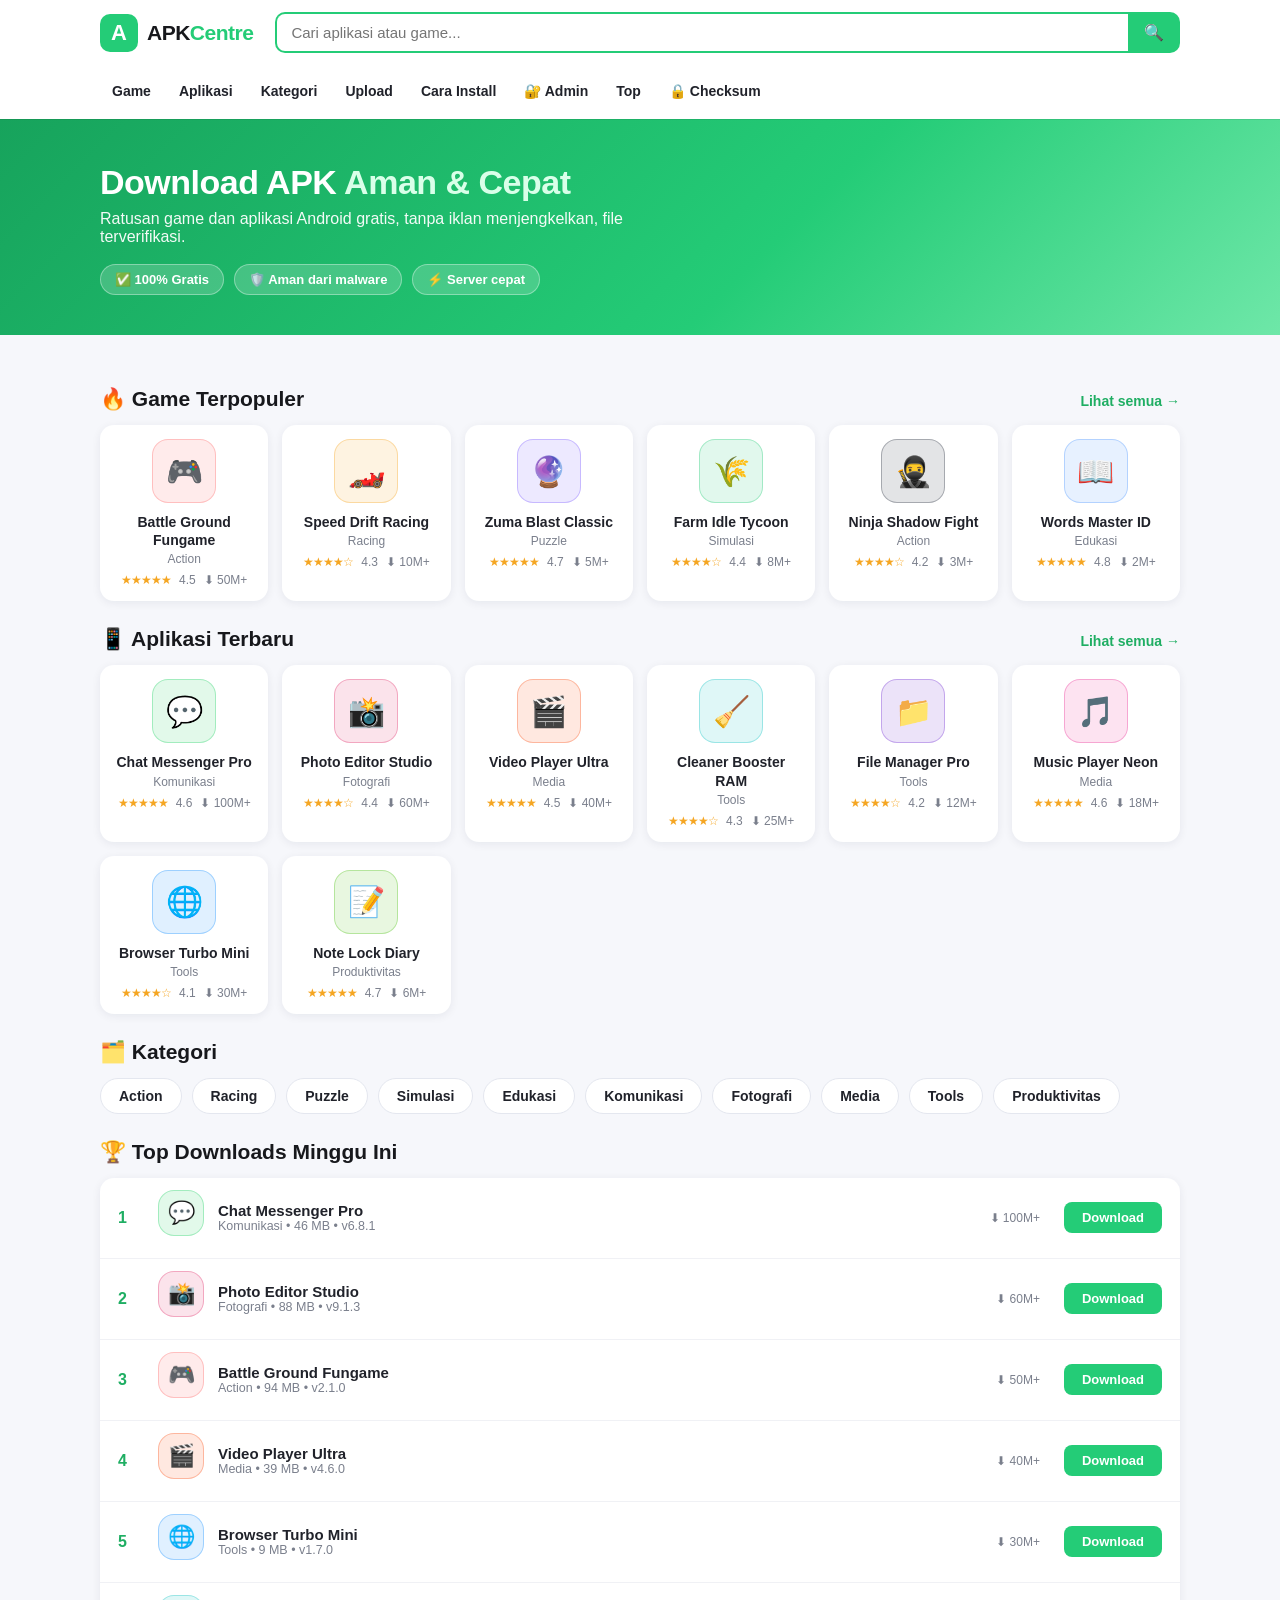
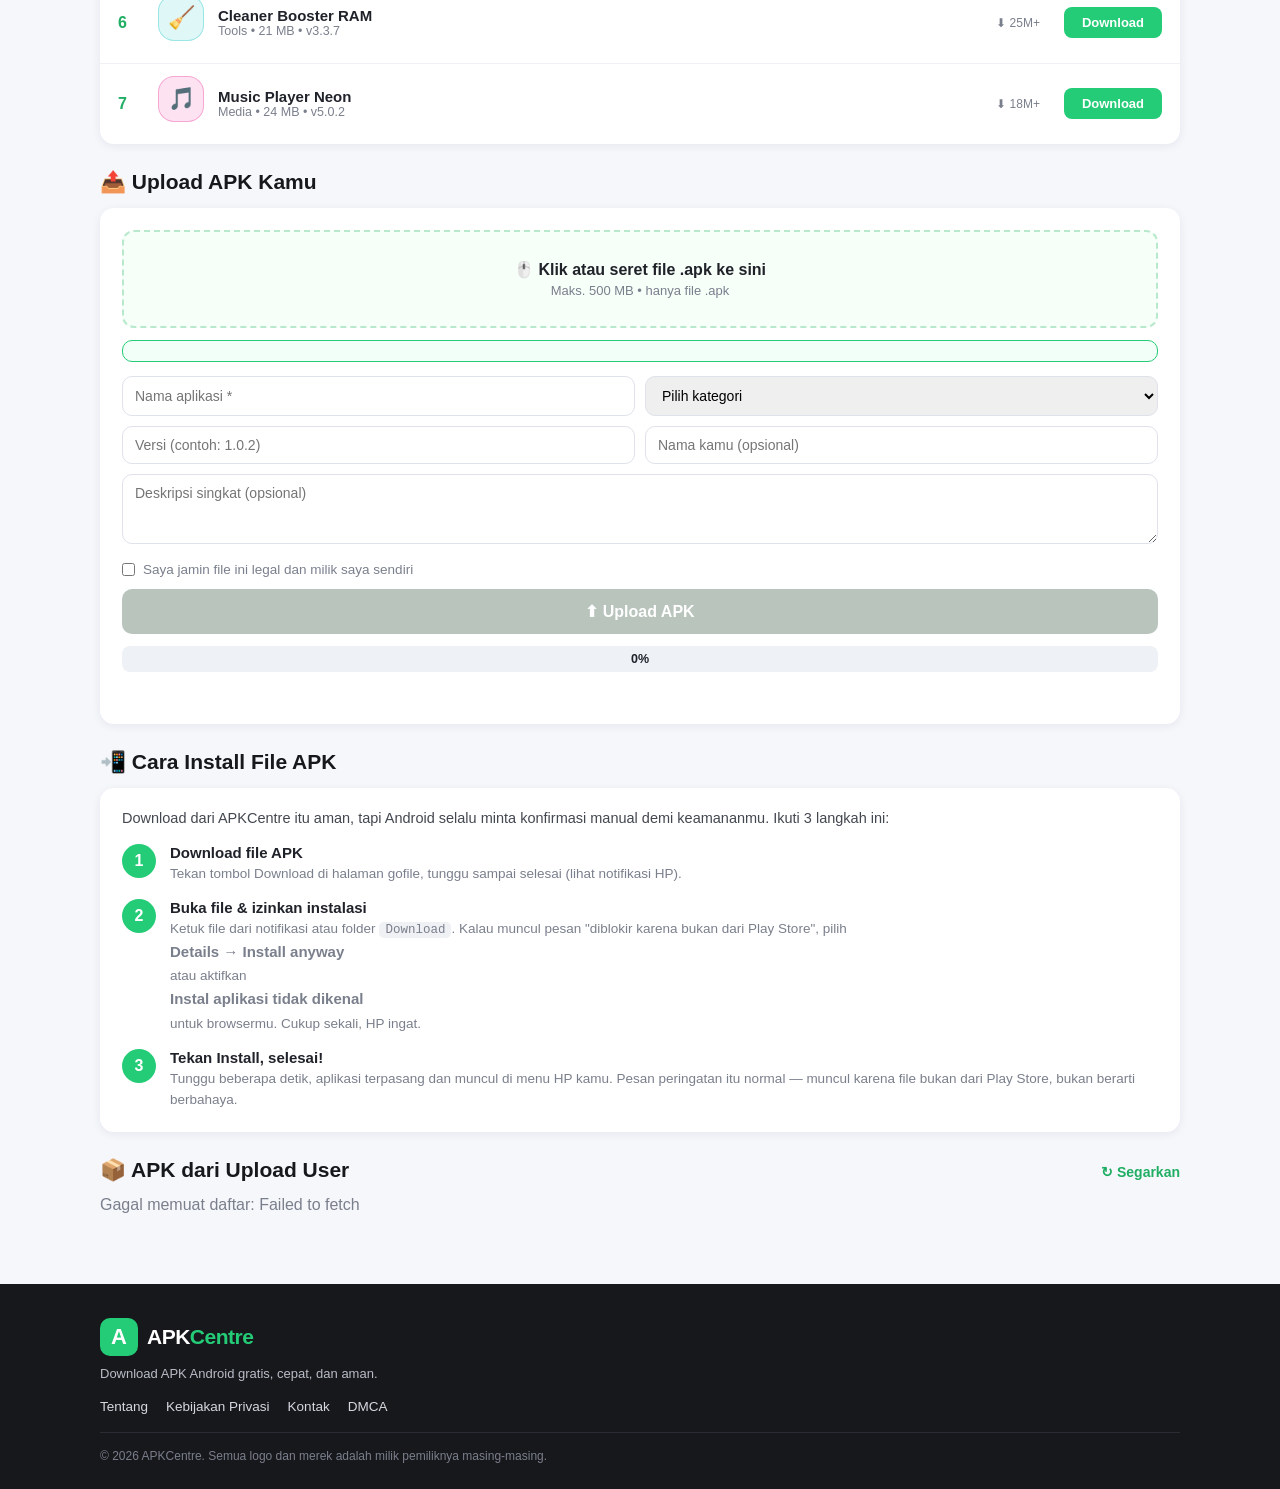
<file: index.html>
<!DOCTYPE html>
<html lang="id">
<head>
<meta charset="UTF-8">
<meta name="viewport" content="width=device-width, initial-scale=1.0">
<title>APKCentre - Download APK Aman & Cepat</title>
<meta name="description" content="APKCentre: pusat download APK game dan aplikasi Android gratis, cepat, dan aman.">
<link rel="stylesheet" href="style.css">
<link rel="icon" href="data:image/svg+xml,<svg xmlns='http://www.w3.org/2000/svg' viewBox='0 0 100 100'><rect width='100' height='100' rx='22' fill='%2324cc77'/><text x='50' y='68' font-size='52' text-anchor='middle' fill='white' font-family='Arial' font-weight='bold'>A</text></svg>">
</head>
<body>
<header class="site-header">
  <div class="header-inner">
    <a class="logo" href="#">
      <span class="logo-mark">A</span>
      <span class="logo-text">APK<em>Centre</em></span>
    </a>
    <div class="search-box">
      <input type="text" id="search-input" placeholder="Cari aplikasi atau game..." autocomplete="off">
      <button id="search-btn" aria-label="Cari">🔍</button>
    </div>
    <nav class="main-nav">
      <a href="#games" class="nav-link">Game</a>
      <a href="#apps" class="nav-link">Aplikasi</a>
      <a href="#categories" class="nav-link">Kategori</a>
      <a href="#upload" class="nav-link">Upload</a>
      <a href="#cara-install" class="nav-link">Cara Install</a>
      <a href="#" class="nav-link" onclick="bukaAdmin();return false;">🔐 Admin</a>
      <a href="#top" class="nav-link">Top</a>
      <a href="checksum.html" class="nav-link">🔒 Checksum</a>
    </nav>
  </div>
</header>

<section class="hero">
  <div class="hero-inner">
    <h1>Download APK <span class="accent">Aman &amp; Cepat</span></h1>
    <p>Ratusan game dan aplikasi Android gratis, tanpa iklan menjengkelkan, file terverifikasi.</p>
    <div class="hero-badges">
      <span class="badge">✅ 100% Gratis</span>
      <span class="badge">🛡️ Aman dari malware</span>
      <span class="badge">⚡ Server cepat</span>
    </div>
  </div>
</section>

<main class="container">
  <section id="games">
    <div class="section-head">
      <h2>🔥 Game Terpopuler</h2>
      <a class="see-all" href="#">Lihat semua →</a>
    </div>
    <div class="app-grid" id="grid-games"></div>
  </section>

  <section id="apps">
    <div class="section-head">
      <h2>📱 Aplikasi Terbaru</h2>
      <a class="see-all" href="#">Lihat semua →</a>
    </div>
    <div class="app-grid" id="grid-apps"></div>
  </section>

  <section id="categories">
    <div class="section-head">
      <h2>🗂️ Kategori</h2>
    </div>
    <div class="cat-chips" id="cat-chips"></div>
  </section>

  <section id="top">
    <div class="section-head">
      <h2>🏆 Top Downloads Minggu Ini</h2>
    </div>
    <div class="top-list" id="top-list"></div>
  </section>

  <section id="upload">
    <div class="section-head">
      <h2>📤 Upload APK Kamu</h2>
    </div>
    <div class="upload-card">
      <div class="dropzone" id="dropzone">
        <input type="file" id="apk-file" accept=".apk,application/vnd.android.package-archive" hidden>
        <p class="dz-title">🖱️ Klik atau seret file .apk ke sini</p>
        <p class="dz-hint">Maks. 500 MB • hanya file .apk</p>
      </div>
      <div class="file-info hidden" id="file-info"></div>
      <div class="form-grid">
        <input type="text" id="up-nama" placeholder="Nama aplikasi *">
        <select id="up-kategori"></select>
        <input type="text" id="up-versi" placeholder="Versi (contoh: 1.0.2)">
        <input type="text" id="up-uploader" placeholder="Nama kamu (opsional)">
      </div>
      <textarea id="up-desc" rows="3" placeholder="Deskripsi singkat (opsional)"></textarea>
      <label class="tos"><input type="checkbox" id="up-tos"> Saya jamin file ini legal dan milik saya sendiri</label>
      <button type="button" class="upload-btn" id="btn-upload" disabled>⬆ Upload APK</button>
      <div class="progress hidden" id="progress">
        <div class="progress-bar" id="progress-bar"></div>
        <span id="progress-text">0%</span>
      </div>
      <div class="upload-status" id="upload-status"></div>
    </div>
  </section>

  <section id="cara-install">
    <div class="section-head">
      <h2>📲 Cara Install File APK</h2>
    </div>
    <div class="install-card">
      <p class="ins-intro">Download dari APKCentre itu aman, tapi Android selalu minta konfirmasi manual demi keamananmu. Ikuti 3 langkah ini:</p>
      <div class="ins-steps">
        <div class="ins-step">
          <div class="ins-num">1</div>
          <div class="ins-body">
            <b>Download file APK</b>
            <p>Tekan tombol Download di halaman gofile, tunggu sampai selesai (lihat notifikasi HP).</p>
          </div>
        </div>
        <div class="ins-step">
          <div class="ins-num">2</div>
          <div class="ins-body">
            <b>Buka file &amp; izinkan instalasi</b>
            <p>Ketuk file dari notifikasi atau folder <span class="mono">Download</span>. Kalau muncul pesan "diblokir karena bukan dari Play Store", pilih <b>Details → Install anyway</b> atau aktifkan <b>Instal aplikasi tidak dikenal</b> untuk browsermu. Cukup sekali, HP ingat.</p>
          </div>
        </div>
        <div class="ins-step">
          <div class="ins-num">3</div>
          <div class="ins-body">
            <b>Tekan Install, selesai!</b>
            <p>Tunggu beberapa detik, aplikasi terpasang dan muncul di menu HP kamu. Pesan peringatan itu normal — muncul karena file bukan dari Play Store, bukan berarti berbahaya.</p>
          </div>
        </div>
      </div>
    </div>
  </section>

  <section id="user-apks">
    <div class="section-head">
      <h2>📦 APK dari Upload User</h2>
      <a class="see-all" href="#" onclick="loadUpl();return false;">↻ Segarkan</a>
    </div>
    <div class="app-grid" id="grid-uploads"></div>
  </section>
</main>

<footer class="site-footer">
  <div class="footer-inner">
    <div>
      <div class="logo footer-logo"><span class="logo-mark">A</span><span class="logo-text">APK<em>Centre</em></span></div>
      <p class="footer-tag">Download APK Android gratis, cepat, dan aman.</p>
    </div>
    <div class="footer-links">
      <a href="#">Tentang</a><a href="#">Kebijakan Privasi</a><a href="#">Kontak</a><a href="#">DMCA</a>
    </div>
    <p class="copyright">© 2026 APKCentre. Semua logo dan merek adalah milik pemiliknya masing-masing.</p>
  </div>
</footer>

<div class="modal-overlay" id="admin-modal">
  <div class="modal-card" id="admin-card"></div>
</div>

<div class="modal-overlay" id="modal">
  <div class="modal-card" id="modal-card"></div>
</div>

<script src="app.js"></script>
</body>
</html>
</file>
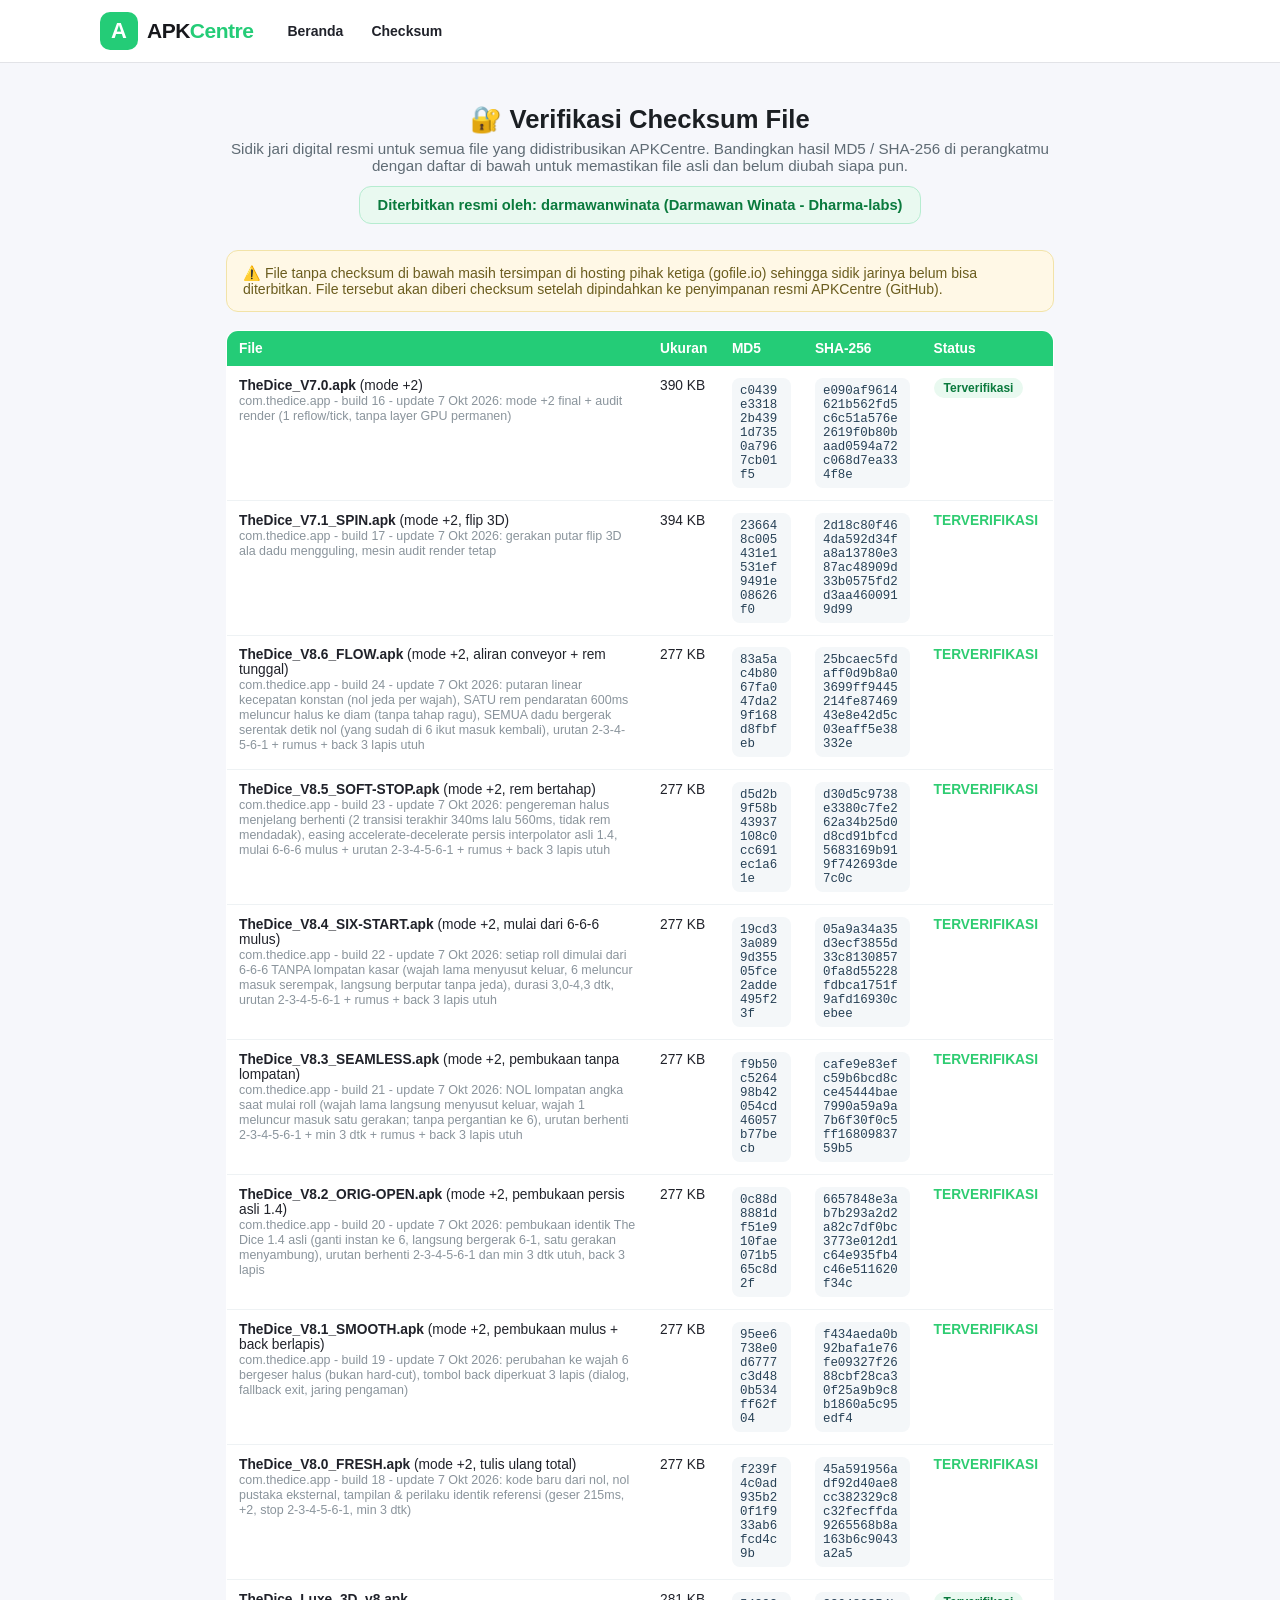
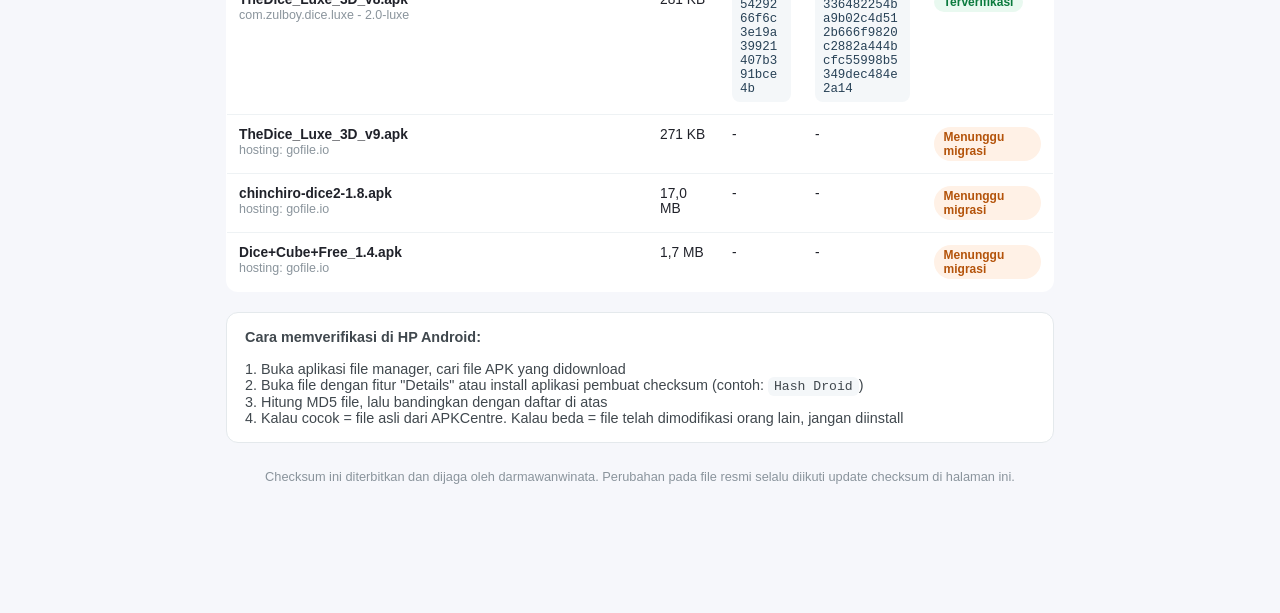
<file: checksum.html>
<!DOCTYPE html>
<html lang="id">
<head>
<meta charset="UTF-8">
<meta name="viewport" content="width=device-width, initial-scale=1.0">
<title>Verifikasi Checksum - APKCentre</title>
<link rel="stylesheet" href="style.css">
<style>
  .cs-page{max-width:860px;margin:0 auto;padding:24px 16px 60px}
  .cs-head{text-align:center;margin:18px 0 26px}
  .cs-head h1{font-size:1.6rem;color:#1b1f23;margin-bottom:6px}
  .cs-head .cs-sub{color:#5f6b74;font-size:.95rem}
  .cs-issuer{display:inline-block;margin-top:12px;padding:10px 18px;background:#e9f9f0;border:1px solid #b6ecd0;border-radius:12px;color:#0a7a3d;font-weight:600;font-size:.92rem}
  .cs-note{background:#fff8e6;border:1px solid #f2e3a8;border-radius:12px;padding:14px 16px;font-size:.88rem;color:#6b5d1f;margin:18px 0}
  .cs-table{width:100%;border-collapse:collapse;background:#fff;border:1px solid #e4e9ec;border-radius:12px;overflow:hidden;font-size:.86rem}
  .cs-table th{background:#24cc77;color:#fff;text-align:left;padding:10px 12px;font-weight:600}
  .cs-table td{padding:12px;border-bottom:1px solid #eef2f4;vertical-align:top}
  .cs-table tr:last-child td{border-bottom:none}
  .cs-hash{font-family:monospace;font-size:.78rem;word-break:break-all;color:#274156;background:#f4f7f9;padding:6px 8px;border-radius:8px;display:inline-block}
  .cs-badge-ok{display:inline-block;background:#e9f9f0;color:#0a7a3d;border-radius:20px;padding:3px 10px;font-size:.75rem;font-weight:600}
  .cs-badge-wait{display:inline-block;background:#fff1e6;color:#b4530a;border-radius:20px;padding:3px 10px;font-size:.75rem;font-weight:600}
  .cs-foot{margin-top:26px;text-align:center;color:#8a949c;font-size:.8rem}
  .cs-how{background:#fff;border:1px solid #e4e9ec;border-radius:12px;padding:16px 18px;margin:20px 0;font-size:.9rem;color:#40484e}
  .cs-how code{background:#f4f7f9;border-radius:6px;padding:2px 6px;font-size:.82rem}
</style>
</head>
<body>
<header class="site-header">
  <div class="header-inner">
    <a class="logo" href="index.html"><span class="logo-mark">A</span><span class="logo-text">APK<em>Centre</em></span></a>
    <nav class="main-nav">
      <a href="index.html" class="nav-link">Beranda</a>
      <a href="#daftar" class="nav-link">Checksum</a>
    </nav>
  </div>
</header>

<div class="cs-page" id="daftar">
  <div class="cs-head">
    <h1>🔐 Verifikasi Checksum File</h1>
    <p class="cs-sub">Sidik jari digital resmi untuk semua file yang didistribusikan APKCentre. Bandingkan hasil MD5 / SHA-256 di perangkatmu dengan daftar di bawah untuk memastikan file asli dan belum diubah siapa pun.</p>
    <div class="cs-issuer">Diterbitkan resmi oleh: darmawanwinata (Darmawan Winata - Dharma-labs)</div>
  </div>

  <div class="cs-note">
    ⚠️ File tanpa checksum di bawah masih tersimpan di hosting pihak ketiga (gofile.io) sehingga sidik jarinya belum bisa diterbitkan. File tersebut akan diberi checksum setelah dipindahkan ke penyimpanan resmi APKCentre (GitHub).
  </div>

  <table class="cs-table">
    <tr><th>File</th><th>Ukuran</th><th>MD5</th><th>SHA-256</th><th>Status</th></tr>
    <tr>
      <td><b>TheDice_V7.0.apk</b> (mode +2)<br><span style="color:#8a949c;font-size:.78rem">com.thedice.app - build 16 - update 7 Okt 2026: mode +2 final + audit render (1 reflow/tick, tanpa layer GPU permanen)</span></td>
      <td>390 KB</td>
      <td><span class="cs-hash">c0439e33182b4391d7350a7967cb01f5</span></td>
      <td><span class="cs-hash">e090af9614621b562fd5c6c51a576e2619f0b80baad0594a72c068d7ea334f8e</span></td>
      <td><span class="cs-badge-ok">Terverifikasi</span></td>
    </tr>
    <tr>
    <tr>
      <td><b>TheDice_V7.1_SPIN.apk</b> (mode +2, flip 3D)<br><span style="color:#8a949c;font-size:.78rem">com.thedice.app - build 17 - update 7 Okt 2026: gerakan putar flip 3D ala dadu mengguling, mesin audit render tetap</span></td>
      <td>394 KB</td>
      <td><span class="cs-hash">236648c005431e1531ef9491e08626f0</span></td>
      <td><span class="cs-hash">2d18c80f464da592d34fa8a13780e387ac48909d33b0575fd2d3aa4600919d99</span></td>
      <td><b style="color:#2ecc71">TERVERIFIKASI</b></td>
    </tr>
    <tr>
    <tr>
    <tr>
    <tr>
    <tr>
    <tr>
    <tr>
    <tr>
      <td><b>TheDice_V8.6_FLOW.apk</b> (mode +2, aliran conveyor + rem tunggal)<br><span style="color:#8a949c;font-size:.78rem">com.thedice.app - build 24 - update 7 Okt 2026: putaran linear kecepatan konstan (nol jeda per wajah), SATU rem pendaratan 600ms meluncur halus ke diam (tanpa tahap ragu), SEMUA dadu bergerak serentak detik nol (yang sudah di 6 ikut masuk kembali), urutan 2-3-4-5-6-1 + rumus + back 3 lapis utuh</span></td>
      <td>277 KB</td>
      <td><span class="cs-hash">83a5ac4b8067fa047da29f168d8fbfeb</span></td>
      <td><span class="cs-hash">25bcaec5fdaff0d9b8a03699ff9445214fe8746943e8e42d5c03eaff5e38332e</span></td>
      <td><b style="color:#2ecc71">TERVERIFIKASI</b></td>
    </tr>
    <tr>
      <td><b>TheDice_V8.5_SOFT-STOP.apk</b> (mode +2, rem bertahap)<br><span style="color:#8a949c;font-size:.78rem">com.thedice.app - build 23 - update 7 Okt 2026: pengereman halus menjelang berhenti (2 transisi terakhir 340ms lalu 560ms, tidak rem mendadak), easing accelerate-decelerate persis interpolator asli 1.4, mulai 6-6-6 mulus + urutan 2-3-4-5-6-1 + rumus + back 3 lapis utuh</span></td>
      <td>277 KB</td>
      <td><span class="cs-hash">d5d2b9f58b43937108c0cc691ec1a61e</span></td>
      <td><span class="cs-hash">d30d5c9738e3380c7fe262a34b25d0d8cd91bfcd5683169b919f742693de7c0c</span></td>
      <td><b style="color:#2ecc71">TERVERIFIKASI</b></td>
    </tr>
    <tr>
      <td><b>TheDice_V8.4_SIX-START.apk</b> (mode +2, mulai dari 6-6-6 mulus)<br><span style="color:#8a949c;font-size:.78rem">com.thedice.app - build 22 - update 7 Okt 2026: setiap roll dimulai dari 6-6-6 TANPA lompatan kasar (wajah lama menyusut keluar, 6 meluncur masuk serempak, langsung berputar tanpa jeda), durasi 3,0-4,3 dtk, urutan 2-3-4-5-6-1 + rumus + back 3 lapis utuh</span></td>
      <td>277 KB</td>
      <td><span class="cs-hash">19cd33a0899d35505fce2adde495f23f</span></td>
      <td><span class="cs-hash">05a9a34a35d3ecf3855d33c81308570fa8d55228fdbca1751f9afd16930cebee</span></td>
      <td><b style="color:#2ecc71">TERVERIFIKASI</b></td>
    </tr>
    <tr>
      <td><b>TheDice_V8.3_SEAMLESS.apk</b> (mode +2, pembukaan tanpa lompatan)<br><span style="color:#8a949c;font-size:.78rem">com.thedice.app - build 21 - update 7 Okt 2026: NOL lompatan angka saat mulai roll (wajah lama langsung menyusut keluar, wajah 1 meluncur masuk satu gerakan; tanpa pergantian ke 6), urutan berhenti 2-3-4-5-6-1 + min 3 dtk + rumus + back 3 lapis utuh</span></td>
      <td>277 KB</td>
      <td><span class="cs-hash">f9b50c526498b42054cd46057b77becb</span></td>
      <td><span class="cs-hash">cafe9e83efc59b6bcd8cce45444bae7990a59a9a7b6f30f0c5ff1680983759b5</span></td>
      <td><b style="color:#2ecc71">TERVERIFIKASI</b></td>
    </tr>
    <tr>
      <td><b>TheDice_V8.2_ORIG-OPEN.apk</b> (mode +2, pembukaan persis asli 1.4)<br><span style="color:#8a949c;font-size:.78rem">com.thedice.app - build 20 - update 7 Okt 2026: pembukaan identik The Dice 1.4 asli (ganti instan ke 6, langsung bergerak 6-1, satu gerakan menyambung), urutan berhenti 2-3-4-5-6-1 dan min 3 dtk utuh, back 3 lapis</span></td>
      <td>277 KB</td>
      <td><span class="cs-hash">0c88d8881df51e910fae071b565c8d2f</span></td>
      <td><span class="cs-hash">6657848e3ab7b293a2d2a82c7df0bc3773e012d1c64e935fb4c46e511620f34c</span></td>
      <td><b style="color:#2ecc71">TERVERIFIKASI</b></td>
    </tr>
    <tr>
      <td><b>TheDice_V8.1_SMOOTH.apk</b> (mode +2, pembukaan mulus + back berlapis)<br><span style="color:#8a949c;font-size:.78rem">com.thedice.app - build 19 - update 7 Okt 2026: perubahan ke wajah 6 bergeser halus (bukan hard-cut), tombol back diperkuat 3 lapis (dialog, fallback exit, jaring pengaman)</span></td>
      <td>277 KB</td>
      <td><span class="cs-hash">95ee6738e0d6777c3d480b534ff62f04</span></td>
      <td><span class="cs-hash">f434aeda0b92bafa1e76fe09327f2688cbf28ca30f25a9b9c8b1860a5c95edf4</span></td>
      <td><b style="color:#2ecc71">TERVERIFIKASI</b></td>
    </tr>
    <tr>
      <td><b>TheDice_V8.0_FRESH.apk</b> (mode +2, tulis ulang total)<br><span style="color:#8a949c;font-size:.78rem">com.thedice.app - build 18 - update 7 Okt 2026: kode baru dari nol, nol pustaka eksternal, tampilan & perilaku identik referensi (geser 215ms, +2, stop 2-3-4-5-6-1, min 3 dtk)</span></td>
      <td>277 KB</td>
      <td><span class="cs-hash">f239f4c0ad935b20f1f933ab6fcd4c9b</span></td>
      <td><span class="cs-hash">45a591956adf92d40ae8cc382329c8c32fecffda9265568b8a163b6c9043a2a5</span></td>
      <td><b style="color:#2ecc71">TERVERIFIKASI</b></td>
    </tr>
    <tr>
      <td><b>TheDice_Luxe_3D_v8.apk</b><br><span style="color:#8a949c;font-size:.78rem">com.zulboy.dice.luxe - 2.0-luxe</span></td>
      <td>281 KB</td>
      <td><span class="cs-hash">5429266f6c3e19a39921407b391bce4b</span></td>
      <td><span class="cs-hash">336482254ba9b02c4d512b666f9820c2882a444bcfc55998b5349dec484e2a14</span></td>
      <td><span class="cs-badge-ok">Terverifikasi</span></td>
    </tr>
    <tr>
      <td><b>TheDice_Luxe_3D_v9.apk</b><br><span style="color:#8a949c;font-size:.78rem">hosting: gofile.io</span></td>
      <td>271 KB</td>
      <td>-</td>
      <td>-</td>
      <td><span class="cs-badge-wait">Menunggu migrasi</span></td>
    </tr>
    <tr>
      <td><b>chinchiro-dice2-1.8.apk</b><br><span style="color:#8a949c;font-size:.78rem">hosting: gofile.io</span></td>
      <td>17,0 MB</td>
      <td>-</td>
      <td>-</td>
      <td><span class="cs-badge-wait">Menunggu migrasi</span></td>
    </tr>
    <tr>
      <td><b>Dice+Cube+Free_1.4.apk</b><br><span style="color:#8a949c;font-size:.78rem">hosting: gofile.io</span></td>
      <td>1,7 MB</td>
      <td>-</td>
      <td>-</td>
      <td><span class="cs-badge-wait">Menunggu migrasi</span></td>
    </tr>
  </table>

  <div class="cs-how">
    <b>Cara memverifikasi di HP Android:</b><br><br>
    1. Buka aplikasi file manager, cari file APK yang didownload<br>
    2. Buka file dengan fitur "Details" atau install aplikasi pembuat checksum (contoh: <code>Hash Droid</code>)<br>
    3. Hitung MD5 file, lalu bandingkan dengan daftar di atas<br>
    4. Kalau cocok = file asli dari APKCentre. Kalau beda = file telah dimodifikasi orang lain, jangan diinstall
  </div>

  <p class="cs-foot">Checksum ini diterbitkan dan dijaga oleh darmawanwinata. Perubahan pada file resmi selalu diikuti update checksum di halaman ini.</p>
</div>
</body>
</html>
</file>
<file: style.css>
:root {
  --green: #24cc77;
  --green-dark: #1fae63;
  --dark: #17181c;
  --bg: #f6f7fb;
  --card: #ffffff;
  --text: #20222a;
  --muted: #7a7f8c;
  --radius: 14px;
  --shadow: 0 2px 10px rgba(20, 30, 60, 0.07);
}
* { margin: 0; padding: 0; box-sizing: border-box; }
body { font-family: "Segoe UI", Roboto, Arial, sans-serif; background: var(--bg); color: var(--text); }

/* HEADER */
.site-header {
  position: sticky; top: 0; z-index: 50;
  background: #fff; box-shadow: 0 1px 0 rgba(0,0,0,0.08);
}
.header-inner {
  max-width: 1120px; margin: 0 auto; padding: 12px 20px;
  display: flex; align-items: center; gap: 22px; flex-wrap: wrap;
}
.logo { display: flex; align-items: center; gap: 9px; text-decoration: none; }
.logo-mark {
  width: 38px; height: 38px; border-radius: 10px; background: var(--green);
  color: #fff; font-weight: 800; font-size: 22px;
  display: flex; align-items: center; justify-content: center;
}
.logo-text { font-size: 21px; font-weight: 800; color: var(--dark); letter-spacing: -0.5px; }
.logo-text em { color: var(--green); font-style: normal; }
.search-box { flex: 1; min-width: 220px; display: flex; }
.search-box input {
  flex: 1; border: 2px solid var(--green); border-right: none;
  border-radius: 10px 0 0 10px; padding: 10px 14px; font-size: 15px; outline: none;
}
.search-box input:focus { background: #f2fff8; }
.search-box button {
  border: none; background: var(--green); color: #fff; padding: 0 16px;
  border-radius: 0 10px 10px 0; cursor: pointer; font-size: 16px;
}
.search-box button:hover { background: var(--green-dark); }
.main-nav { display: flex; gap: 4px; }
.nav-link {
  text-decoration: none; color: var(--text); font-weight: 600; font-size: 14px;
  padding: 8px 12px; border-radius: 8px; transition: background 0.15s;
}
.nav-link:hover { background: #eafff3; color: var(--green-dark); }

/* HERO */
.hero { background: linear-gradient(135deg, #17a35c 0%, #24cc77 60%, #6ee7a8 100%); color: #fff; }
.hero-inner { max-width: 1120px; margin: 0 auto; padding: 44px 20px 40px; }
.hero h1 { font-size: 34px; letter-spacing: -0.5px; margin-bottom: 8px; }
.hero .accent { color: #d9ffe9; }
.hero p { font-size: 16px; opacity: 0.95; max-width: 560px; }
.hero-badges { margin-top: 18px; display: flex; gap: 10px; flex-wrap: wrap; }
.badge {
  background: rgba(255,255,255,0.18); border: 1px solid rgba(255,255,255,0.35);
  padding: 7px 14px; border-radius: 999px; font-size: 13px; font-weight: 600;
}

/* SECTION */
.container { max-width: 1120px; margin: 0 auto; padding: 26px 20px 40px; }
.section-head { display: flex; align-items: baseline; justify-content: space-between; margin: 26px 0 14px; }
.section-head h2 { font-size: 21px; color: var(--dark); }
.see-all { color: var(--green-dark); font-size: 14px; font-weight: 600; text-decoration: none; }
.see-all:hover { text-decoration: underline; }

/* APP GRID */
.app-grid {
  display: grid; grid-template-columns: repeat(auto-fill, minmax(165px, 1fr)); gap: 14px;
}
.app-card {
  background: var(--card); border-radius: var(--radius); padding: 14px;
  box-shadow: var(--shadow); cursor: pointer; transition: transform 0.15s, box-shadow 0.15s;
  display: flex; flex-direction: column; align-items: center; text-align: center;
}
.app-card:hover { transform: translateY(-4px); box-shadow: 0 8px 22px rgba(20,30,60,0.13); }
.app-icon {
  width: 64px; height: 64px; border-radius: 16px; font-size: 30px;
  display: flex; align-items: center; justify-content: center; margin-bottom: 10px;
}
.app-name { font-weight: 700; font-size: 14px; line-height: 1.3; margin-bottom: 3px; }
.app-cat { color: var(--muted); font-size: 12px; margin-bottom: 7px; }
.app-meta { font-size: 12px; color: var(--muted); display: flex; gap: 8px; align-items: center; }
.stars { color: #f5a623; letter-spacing: -1px; }

/* CATEGORY CHIPS */
.cat-chips { display: flex; flex-wrap: wrap; gap: 10px; }
.chip {
  background: #fff; border: 1.5px solid #e4e7ef; border-radius: 999px;
  padding: 9px 18px; font-size: 14px; font-weight: 600; cursor: pointer;
  transition: all 0.15s; text-decoration: none; color: var(--text);
}
.chip:hover, .chip.active { background: var(--green); border-color: var(--green); color: #fff; }

/* TOP LIST */
.top-list { background: #fff; border-radius: var(--radius); box-shadow: var(--shadow); overflow: hidden; }
.top-row {
  display: flex; align-items: center; gap: 14px; padding: 12px 18px;
  border-bottom: 1px solid #f0f1f5; cursor: pointer; transition: background 0.12s;
}
.top-row:last-child { border-bottom: none; }
.top-row:hover { background: #f7fff9; }
.top-rank { width: 26px; font-weight: 800; color: var(--green-dark); font-size: 16px; }
.top-info { flex: 1; min-width: 0; }
.top-name { font-weight: 700; font-size: 15px; }
.top-sub { color: var(--muted); font-size: 12.5px; }
.dl-btn {
  background: var(--green); color: #fff; border: none; border-radius: 8px;
  padding: 8px 18px; font-weight: 700; font-size: 13px; cursor: pointer; transition: background 0.15s;
}
.dl-btn:hover { background: var(--green-dark); }

/* MODAL */
.modal-overlay {
  position: fixed; inset: 0; background: rgba(10,14,20,0.55);
  display: none; align-items: center; justify-content: center; z-index: 100; padding: 18px;
}
.modal-overlay.show { display: flex; }
.modal-card {
  background: #fff; border-radius: 18px; max-width: 460px; width: 100%;
  padding: 26px; text-align: center; animation: popIn 0.25s ease-out;
  max-height: 88vh; overflow-y: auto;
}
@keyframes popIn { from { transform: scale(0.92); opacity: 0; } to { transform: scale(1); opacity: 1; } }
.modal-card .app-icon { margin: 0 auto 12px; width: 84px; height: 84px; font-size: 40px; }
.modal-card h3 { font-size: 20px; margin-bottom: 2px; }
.modal-card .app-cat { margin-top: 2px; }
.modal-stats {
  display: flex; justify-content: space-around; margin: 16px 0;
  background: #f6f7fb; border-radius: 12px; padding: 12px 0;
}
.modal-stats div b { display: block; font-size: 15px; }
.modal-stats div span { font-size: 12px; color: var(--muted); }
.modal-desc { font-size: 14px; color: #43474f; line-height: 1.6; text-align: left; margin-bottom: 18px; }
.modal-card .dl-btn { padding: 12px 40px; font-size: 15px; border-radius: 10px; }
.modal-close {
  display: block; margin: 14px auto 0; background: none; border: none;
  color: var(--muted); font-size: 14px; cursor: pointer; font-weight: 600;
}

/* FOOTER */
.site-footer { background: var(--dark); color: #b9bdc7; margin-top: 30px; }
.footer-inner { max-width: 1120px; margin: 0 auto; padding: 34px 20px 26px; }
.footer-logo .logo-text { color: #fff; }
.footer-tag { font-size: 13px; margin-top: 10px; }
.footer-links { display: flex; gap: 18px; margin: 18px 0; flex-wrap: wrap; }
.footer-links a { color: #d5d8e0; font-size: 13.5px; text-decoration: none; }
.footer-links a:hover { color: var(--green); }
.copyright { font-size: 12px; color: #7b7f8c; border-top: 1px solid #2a2c33; padding-top: 16px; }

@media (max-width: 640px) {
  .hero h1 { font-size: 26px; }
  .header-inner { gap: 12px; }
  .main-nav { order: 3; width: 100%; justify-content: space-between; }
  .top-row .dl-btn { padding: 7px 12px; }
}

/* UPLOAD */
.upload-card { background: #fff; border-radius: var(--radius); box-shadow: var(--shadow); padding: 22px; }
.dropzone {
  border: 2.5px dashed #b8e9cd; border-radius: 12px; padding: 28px 16px;
  text-align: center; cursor: pointer; transition: all 0.15s; background: #f7fff9;
}
.dropzone:hover, .dropzone.drag { border-color: var(--green); background: #eafff3; }
.dz-title { font-weight: 700; margin-bottom: 4px; }
.dz-hint { font-size: 13px; color: var(--muted); }
.file-info {
  margin-top: 12px; background: #f2fff8; border: 1px solid var(--green);
  border-radius: 10px; padding: 10px 14px; font-size: 14px; font-weight: 600;
}
.form-grid { display: grid; grid-template-columns: 1fr 1fr; gap: 10px; margin-top: 14px; }
.form-grid input, .form-grid select, .upload-card textarea {
  border: 1.5px solid #dfe2ea; border-radius: 10px; padding: 10px 12px;
  font-size: 14px; outline: none; font-family: inherit; width: 100%;
}
.form-grid input:focus, .form-grid select:focus, .upload-card textarea:focus { border-color: var(--green); }
.upload-card textarea { margin-top: 10px; resize: vertical; }
.tos { display: flex; gap: 8px; align-items: center; margin: 14px 0 12px; font-size: 13.5px; color: var(--muted); }
.upload-btn {
  width: 100%; background: var(--green); color: #fff; border: none; border-radius: 10px;
  padding: 13px; font-size: 16px; font-weight: 700; cursor: pointer; transition: background 0.15s;
}
.upload-btn:hover:not(:disabled) { background: var(--green-dark); }
.upload-btn:disabled { background: #b9c4bd; cursor: not-allowed; }
.progress { position: relative; height: 26px; background: #eef1f5; border-radius: 8px; margin-top: 12px; overflow: hidden; }
.progress-bar { height: 100%; width: 0%; background: linear-gradient(90deg, var(--green), #6ee7a8); transition: width 0.2s; }
.progress span {
  position: absolute; inset: 0; display: flex; align-items: center; justify-content: center;
  font-size: 12.5px; font-weight: 700; color: #20222a;
}
.upload-status { margin-top: 10px; font-size: 14px; font-weight: 600; min-height: 20px; }
.upload-status.ok { color: var(--green-dark); }
.upload-status.err { color: #d63031; }
.dl-link {
  display: inline-block; margin-top: 8px; background: var(--green); color: #fff;
  padding: 7px 16px; border-radius: 8px; font-size: 12.5px; font-weight: 700;
  text-decoration: none;
}
.dl-link:hover { background: var(--green-dark); }
@media (max-width: 640px) { .form-grid { grid-template-columns: 1fr; } }

/* ADMIN */
.pin-box { display: flex; gap: 10px; justify-content: center; margin: 14px 0; }
.pin-box input {
  width: 140px; text-align: center; font-size: 22px; letter-spacing: 8px;
  border: 2px solid #dfe2ea; border-radius: 10px; padding: 10px; outline: none;
}
.pin-box input:focus { border-color: var(--green); }
.admin-row {
  display: flex; align-items: center; gap: 12px; padding: 11px 14px;
  border: 1px solid #eef0f4; border-radius: 12px; margin-bottom: 8px; text-align: left;
}
.admin-row .a-info { flex: 1; min-width: 0; }
.admin-row .a-name { font-weight: 700; font-size: 14.5px; }
.admin-row .a-sub { color: var(--muted); font-size: 12px; }
.del-btn {
  background: #ff4757; color: #fff; border: none; border-radius: 8px;
  padding: 7px 13px; font-size: 12.5px; font-weight: 700; cursor: pointer;
}
.del-btn:hover { background: #e0303f; }
.admin-list { margin: 16px 0; max-height: 300px; overflow-y: auto; text-align: left; }
.admin-err { color: #d63031; font-size: 13.5px; font-weight: 600; margin-top: 8px; min-height: 18px; }

/* PANDUAN INSTALL */
.install-card { background: #fff; border-radius: var(--radius); box-shadow: var(--shadow); padding: 22px; }
.ins-intro { font-size: 14.5px; color: #43474f; margin-bottom: 18px; }
.ins-steps { display: flex; flex-direction: column; gap: 14px; }
.ins-step { display: flex; gap: 14px; align-items: flex-start; }
.ins-num {
  flex: 0 0 34px; height: 34px; border-radius: 50%; background: var(--green);
  color: #fff; font-weight: 800; font-size: 16px;
  display: flex; align-items: center; justify-content: center;
}
.ins-body b { font-size: 15px; display: block; margin-bottom: 3px; }
.ins-body p { font-size: 13.5px; color: var(--muted); line-height: 1.55; }
.mono { font-family: monospace; background: #f0f1f5; padding: 1px 6px; border-radius: 5px; font-size: 12.5px; }
@media (max-width: 640px) { .ins-num { flex-basis: 30px; height: 30px; } }
</file>
